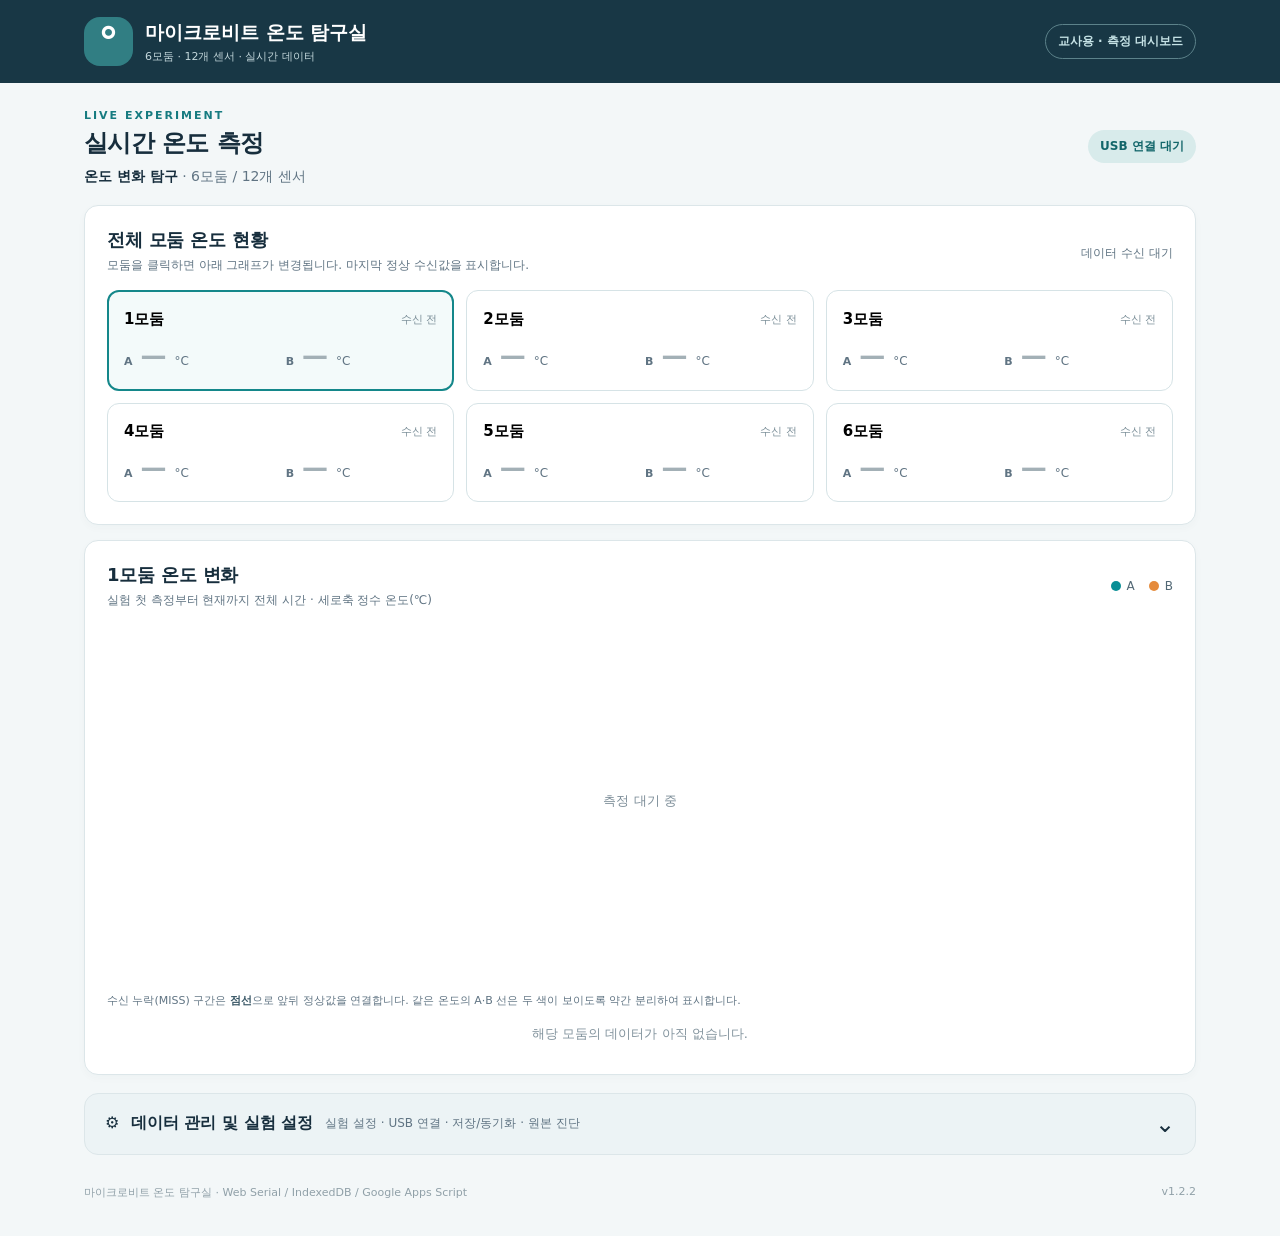
<file: index.html>
<!doctype html>
<html lang="ko">
<head>
  <meta charset="utf-8">
  <meta name="viewport" content="width=device-width, initial-scale=1">
  <meta name="theme-color" content="#132d40">
  <meta name="description" content="마이크로비트 6모둠 온도 측정과 공유 대시보드">
  <title>마이크로비트 온도 탐구실</title>
  <link rel="stylesheet" href="./style.css?v=1.2.2">
  <script src="./config.js?v=1.2.2"></script>
  <script defer src="./qr-local.js?v=1.2.2"></script>
  <script defer src="./app.js?v=1.2.2"></script>
</head>
<body>
  <header class="site-header">
    <div class="container header-inner">
      <div class="brand"><span class="brand-symbol">°</span><div><strong>마이크로비트 온도 탐구실</strong><small>6모둠 · 12개 센서 · 실시간 데이터</small></div></div>
      <span class="header-label">교사용 · 측정 대시보드</span>
    </div>
  </header>
  <main class="container">
    <div id="notice" class="notice hidden" role="status"></div>
    <section id="collect-view">
      <div class="hero hero-compact">
        <div><span class="eyebrow">LIVE EXPERIMENT</span><h1>실시간 온도 측정</h1>
          <p><strong id="active-experiment-name">온도 변화 탐구</strong> · 6모둠 / 12개 센서</p></div>
        <span class="chip" id="serial-badge">USB 연결 대기</span>
      </div>

      <section class="panel monitor-panel" aria-labelledby="groups-title">
        <div class="panel-head"><div><h2 id="groups-title">전체 모둠 온도 현황</h2><p class="muted small">모둠을 클릭하면 아래 그래프가 변경됩니다. 마지막 정상 수신값을 표시합니다.</p></div><span class="muted small" id="local-last-updated"></span></div>
        <div id="local-groups" class="group-grid"></div>
      </section>
      <section class="panel chart-panel" aria-labelledby="local-chart-title">
        <div class="panel-head"><div><h2 id="local-chart-title">1모둠 온도 변화</h2><p class="muted small">실험 첫 측정부터 현재까지 전체 시간 · 세로축 정수 온도(℃)</p></div><div class="legend"><span><i class="dot a"></i>A</span><span><i class="dot b"></i>B</span></div></div>
        <div class="chart-wrap"><canvas id="local-chart" aria-label="선택한 모둠의 전체 측정 기간 온도 그래프" role="img"></canvas></div>
        <p class="chart-note">수신 누락(MISS) 구간은 <strong>점선</strong>으로 앞뒤 정상값을 연결합니다. 같은 온도의 A·B 선은 두 색이 보이도록 약간 분리하여 표시합니다.</p>
        <div id="local-chart-empty" class="empty hidden">해당 모둠의 데이터가 아직 없습니다.</div>
      </section>

      <details class="manage-disclosure" id="data-management">
        <summary><span class="manage-title"><span aria-hidden="true">⚙</span> 데이터 관리 및 실험 설정</span><span class="muted manage-summary">실험 설정 · USB 연결 · 저장/동기화 · 원본 진단</span><span class="manage-caret" aria-hidden="true">⌄</span></summary>
        <div class="manage-content">
          <section class="panel setup-panel" aria-labelledby="setup-title"><div class="panel-head"><h2 id="setup-title">실험 정보 및 USB 연결</h2><span class="muted small" id="session-id-short"></span></div>
            <div class="setup-grid">
              <label>실험 이름<input id="experiment-name" type="text" maxlength="70" placeholder="예: 물의 온도 변화 탐구"></label>
              <label>교사/교실 구분(개인정보 제외)<input id="class-label" type="text" maxlength="50" placeholder="예: 과학실 A"></label>
              <label>이전 실험 불러오기<select id="local-sessions"><option value="">불러오는 중...</option></select></label>
              <button type="button" class="btn secondary" id="new-experiment">+ 새 실험 시작</button>
            </div>
            <div class="actions">
              <button type="button" class="btn primary" id="connect">USB 시리얼 연결</button>
              <button type="button" class="btn secondary" id="disconnect" disabled>연결 해제</button>
              <button type="button" class="btn secondary" id="save-details">실험 정보 저장</button>
              <button type="button" class="btn secondary" id="copy-link">학생용 링크 복사</button>
              <button type="button" class="btn secondary" id="show-qr">QR 코드 생성</button>
            </div>
            <p class="hint">PC 크롬/엣지에서 사용하세요. MakeCode 편집기 및 시리얼 콘솔의 WebUSB 연결을 해제한 후 교사용 마이크로비트를 선택하세요. 학생용 링크 및 QR 코드는 현재 선택한 실험에만 연결됩니다. 측정 결과는 구글 스프레드시트 동기화 이후 학생용 사이트에 표시됩니다.</p>
          </section>
          <section class="stat-row" aria-label="데이터 저장 현황">
            <div class="stat"><span>로컬 측정값</span><strong id="stat-total">0</strong></div>
            <div class="stat"><span>시트 동기화 완료</span><strong id="stat-synced">0</strong></div>
            <div class="stat"><span>동기화 대기</span><strong id="stat-pending">0</strong></div>
            <div class="stat"><span>최근 시리얼 수신</span><strong class="stat-time" id="stat-last">—</strong></div>
            <div class="stat"><span>의심값 보류</span><strong id="stat-anomalies">0</strong></div>
          </section>
          <section class="panel"><div class="panel-head"><div><h2>스프레드시트 동기화 및 백업</h2><p class="muted small">로컬 저장은 자동이며, 서버가 확인한 값만 동기화 완료로 처리합니다.</p></div><span id="sync-status" class="chip light">서버 미설정</span></div><div class="actions"><button type="button" class="btn primary" id="sync-now">구글 시트 동기화</button><button type="button" class="btn secondary" id="export-csv">현재 실험 CSV 백업</button><button type="button" class="btn secondary" id="storage-persist">로컬 저장 보호 요청</button><button type="button" class="btn secondary danger" id="delete-session">현재 실험 로컬 기록 삭제</button></div><p class="hint">인터넷 연결이 끊겨도 측정 기록은 이 PC의 IndexedDB에 저장됩니다. 브라우저의 사이트 데이터를 삭제하면 사라질 수 있으므로 CSV 백업을 권장합니다.</p></section>
          <section class="panel"><div class="panel-head"><div><h2>시리얼 원본 진단</h2><p class="muted small">교사용 마이크로비트의 REQ / RX / DATA / MISS 메시지를 확인합니다.</p></div><button type="button" class="btn secondary" id="copy-serial-log">원본 로그 복사</button></div>
            <label class="quality-toggle" for="quality-protection"><input type="checkbox" id="quality-protection" checked><span class="quality-copy"><strong>급격한 온도 변화 검증</strong><span class="muted quality-help">동일 장치의 이전 정상값에서 3분 이내 10℃ 넘게 달라지면 첫 값은 보류합니다. 다음 값도 비슷하면 정상으로 인정합니다. 실제로 온도를 급변시키는 수업이라면 체크를 해제하세요.</span></span></label>
            <pre id="serial-log" class="serial-console" aria-live="off">USB 시리얼 연결 후 원본 메시지가 표시됩니다.</pre>
            <div class="actions"><button type="button" class="btn secondary" id="export-anomalies">보류 기록 CSV 다운로드</button></div>
            <p class="hint">보류된 값은 원본과 함께 PC IndexedDB에 기록되며, 그래프와 구글 시트 동기화에서는 제외됩니다. 기존 저장값은 자동 삭제되지 않습니다.</p>
          </section>
          <section class="panel"><div class="panel-head"><h2>최근 수신 기록</h2><span class="muted small">최근 20건</span></div><div class="table-scroll"><table><thead><tr><th>수신 시각</th><th>장치</th><th>온도(℃)</th><th>스프레드시트</th></tr></thead><tbody id="local-history"><tr><td colspan="4">수집된 데이터가 없습니다.</td></tr></tbody></table></div></section>
        </div>
      </details>
    </section>
    <section id="share-view" class="hidden">
      <div class="hero"><div><span class="eyebrow">SHARED RESULTS</span><h1>모둠별 데이터 공유</h1><p>구글 스프레드시트에 업로드된 측정값을 확인합니다. 마이크로비트 연결은 필요하지 않습니다.</p></div><span class="chip" id="viewer-badge">공유 데이터</span></div>
      <section class="panel"><div class="panel-head"><h2>조회 설정</h2><span class="muted small">20초마다 자동 갱신</span></div><div class="viewer-controls"><label>실험 ID<input id="viewer-session" placeholder="공유 링크의 실험 ID" autocomplete="off"></label><label>상세 그래프 모둠<select id="viewer-group"><option value="1">1모둠</option><option value="2">2모둠</option><option value="3">3모둠</option><option value="4">4모둠</option><option value="5">5모둠</option><option value="6">6모둠</option></select></label><button type="button" class="btn primary" id="viewer-refresh">데이터 새로고침</button></div><p class="hint" id="viewer-updated">공유받은 링크로 들어오면 실험 ID가 자동 입력됩니다.</p></section>
      <section class="panel"><div class="panel-head"><h2>전체 모둠 현황</h2><span class="muted small">클릭하면 상세 그래프 변경</span></div><div id="cloud-groups" class="group-grid"></div></section>
      <section class="panel chart-panel"><div class="panel-head"><h2 id="cloud-chart-title">1모둠 온도 변화</h2><div class="legend"><span><i class="dot a"></i>A</span><span><i class="dot b"></i>B</span></div></div><div class="chart-wrap"><canvas id="cloud-chart" aria-label="공유 측정 결과 그래프" role="img"></canvas></div><p class="chart-note">누락 구간은 점선으로 연결하고, 같은 온도의 두 센서는 나란히 표시합니다.</p><div id="cloud-chart-empty" class="empty hidden">조회된 데이터가 없습니다.</div></section>
      <section class="panel"><div class="panel-head"><h2>최근 공유 데이터</h2><span class="muted small">선택한 모둠</span></div><div class="table-scroll"><table><thead><tr><th>수신 시각</th><th>장치</th><th>온도(°C)</th></tr></thead><tbody id="cloud-history"><tr><td colspan="3">조회된 데이터가 없습니다.</td></tr></tbody></table></div></section>
    </section>
  </main>
  <dialog id="student-qr-dialog" class="qr-dialog" aria-labelledby="qr-dialog-title" aria-describedby="qr-dialog-description">
    <div class="qr-dialog-header">
      <div><h2 id="qr-dialog-title">학생용 데이터 조회 QR 코드</h2>
        <p id="qr-dialog-description" class="muted small">스캔하면 현재 선택한 실험의 학생용 조회 화면으로 이동합니다.</p></div>
      <button type="button" class="qr-close" id="qr-close" aria-label="팝업 닫기">×</button>
    </div>
    <div class="qr-canvas-frame"><canvas id="qr-canvas" role="img" aria-label="학생용 조회 페이지 QR 코드"></canvas></div>
    <p class="qr-session-name" id="qr-session-name"></p>
    <a id="qr-link-preview" class="qr-link-preview" target="_blank" rel="noopener noreferrer"></a>
    <p id="qr-feedback" class="qr-feedback" role="status" aria-live="polite"></p>
    <div class="actions qr-actions">
      <button type="button" class="btn primary" id="qr-copy">학생용 링크 복사</button>
      <button type="button" class="btn secondary" id="qr-download">QR 이미지 저장</button>
      <button type="button" class="btn secondary" id="qr-close-bottom">닫기</button>
    </div>
  </dialog>
  <footer class="container footer">마이크로비트 온도 탐구실 · Web Serial / IndexedDB / Google Apps Script <span id="footer-version">v1.2.2</span></footer>
</body>
</html>
</file>
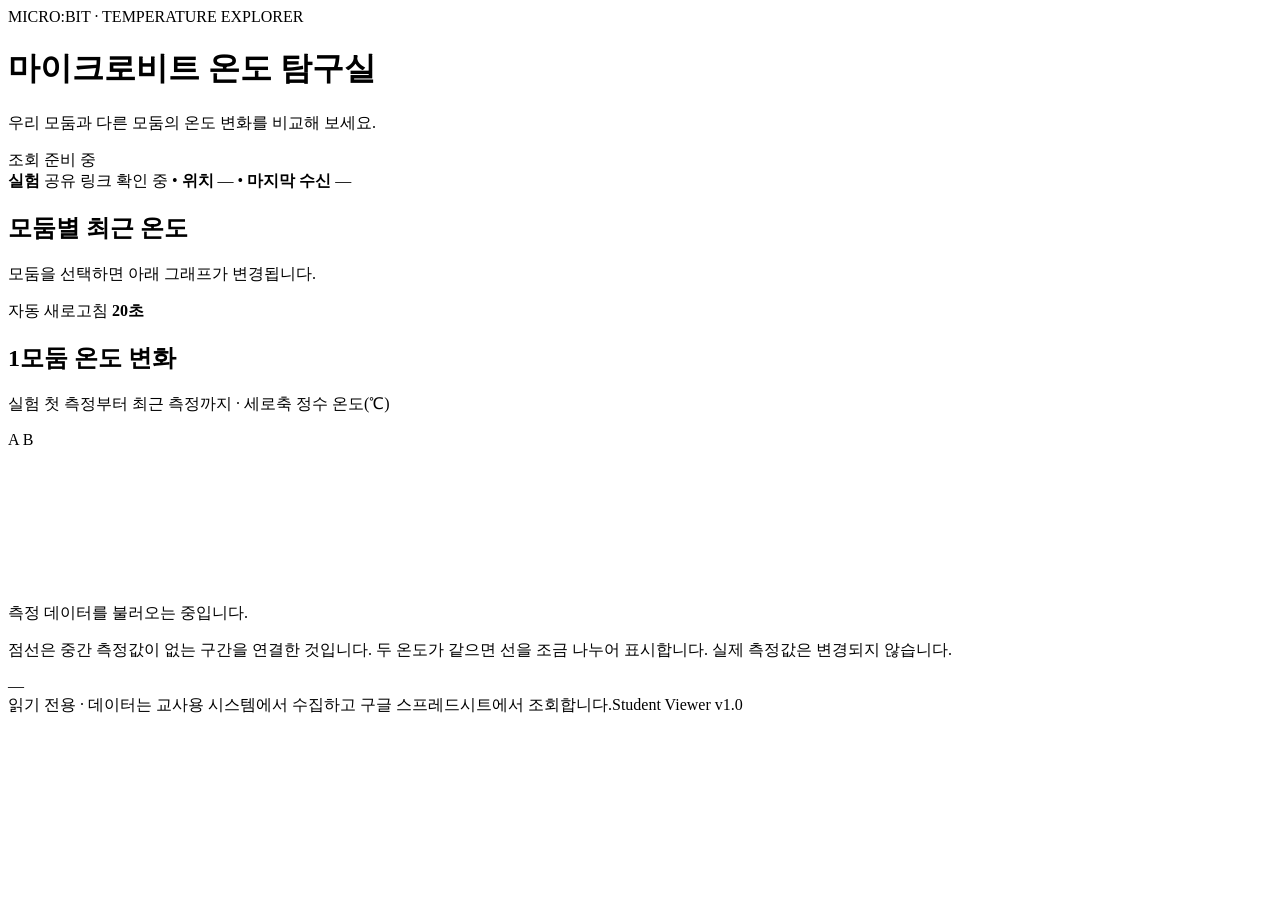
<file: apps-script_student/Index.html>
<!DOCTYPE html>
<html lang="ko">
<head>
  <meta charset="UTF-8">
  <base target="_top">
  <?!= include_('Styles'); ?>
</head>
<body data-session="<?= sessionId ?>" data-group="<?= initialGroup ?>">
  <main class="layout">
    <header class="masthead">
      <div class="eyebrow">MICRO:BIT · TEMPERATURE EXPLORER</div>
      <div class="head-flex">
        <div>
          <h1>마이크로비트 온도 탐구실</h1>
          <p class="sub">우리 모둠과 다른 모둠의 온도 변화를 비교해 보세요.</p>
        </div>
        <div id="connection-status" class="live-state" role="status"><span class="pulse"></span><span id="status-text">조회 준비 중</span></div>
      </div>
      <div class="meta-line">
        <span><strong>실험</strong> <span id="experiment-name">공유 링크 확인 중</span></span>
        <span class="meta-sep">•</span>
        <span><strong>위치</strong> <span id="class-label">—</span></span>
        <span class="meta-sep">•</span>
        <span><strong>마지막 수신</strong> <span id="last-measured-at">—</span></span>
      </div>
    </header>

    <section class="section" aria-labelledby="overview-title">
      <div class="section-head">
        <div>
          <h2 id="overview-title">모둠별 최근 온도</h2>
          <p class="helper">모둠을 선택하면 아래 그래프가 변경됩니다.</p>
        </div>
        <div class="updated">자동 새로고침 <strong>20초</strong></div>
      </div>
      <div class="group-grid" id="group-grid" aria-live="polite"></div>
    </section>

    <section class="section chart-section" aria-labelledby="chart-title">
      <div class="section-head chart-head">
        <div>
          <h2 id="chart-title"><span id="selected-group-title">1</span>모둠 온도 변화</h2>
          <p class="helper">실험 첫 측정부터 최근 측정까지 · 세로축 정수 온도(℃)</p>
        </div>
        <div class="legend" aria-label="그래프 범례">
          <span><i class="legend-dot teal"></i>A</span>
          <span><i class="legend-dot orange"></i>B</span>
        </div>
      </div>
      <div class="chart-wrap">
        <canvas id="temperature-chart" role="img" aria-label="선택한 모둠의 A와 B 온도 변화 그래프"></canvas>
        <div class="chart-empty" id="chart-empty">측정 데이터를 불러오는 중입니다.</div>
      </div>
      <p class="chart-hint">점선은 중간 측정값이 없는 구간을 연결한 것입니다. 두 온도가 같으면 선을 조금 나누어 표시합니다. 실제 측정값은 변경되지 않습니다.</p>
      <div class="summary-line" id="summary-line" aria-live="polite">—</div>
    </section>

    <div id="feedback" class="feedback" role="status" aria-live="polite"></div>
    <footer class="footer">읽기 전용 · 데이터는 교사용 시스템에서 수집하고 구글 스프레드시트에서 조회합니다.<span>Student Viewer v1.0</span></footer>
  </main>
  <?!= include_('Script'); ?>
</body>
</html>
</file>
<file: style.css>
:root{color-scheme:light;--ink:#172e3d;--muted:#607483;--line:#dce6e9;--bg:#f3f7f8;--card:#fff;--accent:#127d82;--dark:#183745;--a:#098e95;--b:#e58b3c;--danger:#b34b4b}*{box-sizing:border-box}html{font-family:Pretendard,"Noto Sans KR",system-ui,-apple-system,Arial,sans-serif;color:var(--ink);background:var(--bg)}body{margin:0}.container{max-width:1160px;margin:auto;padding-left:24px;padding-right:24px}.site-header{background:var(--dark);color:white}.header-inner{display:flex;justify-content:space-between;align-items:center;gap:15px;min-height:83px}.brand{display:flex;align-items:center;gap:12px}.brand-symbol{display:grid;place-items:center;background:#317e83;border-radius:16px;font-weight:700;font-size:41px;width:49px;height:49px}.brand strong{display:block;font-size:19px}.brand small{display:block;font-size:11px;margin-top:3px;color:#c4d8dc}.nav{display:flex;gap:6px}.tab{font-size:14px;border:none;background:transparent;color:#cadde0;padding:12px 17px;cursor:pointer;border-radius:9px}.tab:hover,.tab.active{background:#325461;color:#fff}.hero{display:flex;align-items:center;justify-content:space-between;gap:18px;padding:31px 0 18px}.hero h1{font-size:27px;margin:5px 0 8px;letter-spacing:-.6px}.hero p{margin:0;color:var(--muted);font-size:14px;line-height:1.65}.eyebrow{color:#167b80;font-size:11px;font-weight:800;letter-spacing:2px}.chip{border-radius:999px;background:#d8ebeb;color:#12666a;font-size:12px;padding:8px 12px;white-space:nowrap;font-weight:700}.chip.light{background:#f0f5f6;color:#506775}.panel{background:var(--card);border:1px solid var(--line);border-radius:14px;padding:22px;margin:15px 0;box-shadow:0 3px 9px #15374a07}.panel h2{font-size:18px;margin:0;letter-spacing:-.2px}.panel-head{display:flex;align-items:center;justify-content:space-between;gap:12px;margin-bottom:16px}.muted{color:var(--muted)}.small{font-size:12px;margin:5px 0 0}.setup-grid{display:grid;grid-template-columns:1fr 1fr 1fr auto;align-items:end;gap:10px}.setup-grid label,.viewer-controls label{display:flex;flex-direction:column;font-size:12px;font-weight:700;gap:7px;color:#465d6a}input,select{background:#fff;border:1px solid #cad8de;border-radius:9px;padding:11px 12px;min-width:0;width:100%;font:inherit;font-weight:400;color:#243d4a;outline-offset:2px}input:focus,select:focus{outline:2px solid #7cbabd}button{font:inherit}.btn{min-height:41px;padding:9px 16px;border-radius:9px;cursor:pointer;border:1px solid #cad9de;color:#294554;background:#fff;font-size:13px;font-weight:700}.btn:disabled{cursor:not-allowed;opacity:.42}.btn.primary{background:#127d82;border-color:#127d82;color:#fff}.btn.secondary:hover:not(:disabled){background:#eef5f6}.btn.primary:hover:not(:disabled){background:#10666c}.btn.danger{color:#a34242}.actions{display:flex;flex-wrap:wrap;gap:9px;margin-top:15px}.hint{font-size:12px;line-height:1.7;color:#70818b;margin:12px 0 0}.stat-row{display:grid;grid-template-columns:repeat(4,1fr);gap:12px;margin:15px 0}.stat{background:#fff;border:1px solid var(--line);border-radius:14px;padding:18px 20px;display:flex;flex-direction:column;gap:6px}.stat span{font-size:12px;color:var(--muted)}.stat strong{font-size:27px;font-variant-numeric:tabular-nums}.stat strong.stat-time{font-size:18px}.group-grid{display:grid;grid-template-columns:repeat(3,1fr);gap:12px}.group-card{border:1px solid #d6e3e6;background:#fff;border-radius:12px;padding:16px;text-align:left;cursor:pointer;transition:.12s}.group-card:hover{border-color:#70afb3;transform:translateY(-1px)}.group-card.selected{border:2px solid #14878a;background:#f3fafa;padding:15px}.group-card .row{display:flex;align-items:center;justify-content:space-between}.group-name{font-size:15px;font-weight:800}.recent{font-size:11px;color:#788c96}.sensors{display:flex;gap:10px;margin-top:16px}.sensor{display:flex;gap:8px;align-items:baseline;width:50%}.sensor b{font-size:11px;color:var(--muted)}.sensor strong{font-size:21px;font-variant-numeric:tabular-nums}.sensor strong.none{color:#a3b0b6}.sensor small{font-size:12px;color:var(--muted)}.chart-panel{padding-bottom:16px}.chart-wrap{width:100%;height:315px;position:relative}.chart-wrap canvas{width:100%;height:100%;display:block}.legend{display:flex;gap:14px;font-size:12px;color:#526875}.legend span{display:flex;align-items:center;gap:6px}.dot{display:inline-block;width:10px;height:10px;border-radius:50%}.dot.a{background:var(--a)}.dot.b{background:var(--b)}.empty{text-align:center;padding:15px;color:#82939d;font-size:13px}.viewer-controls{display:grid;grid-template-columns:2fr 1fr auto;align-items:end;gap:10px}.viewer-controls .btn{white-space:nowrap}.table-scroll{overflow-x:auto}table{width:100%;border-collapse:collapse;font-size:13px;text-align:left}th{background:#f6f9fa;color:#677d89;font-size:12px}th,td{padding:11px 12px;border-bottom:1px solid #edf1f3}tbody tr:last-child td{border-bottom:0}.notice{margin-top:17px;padding:12px 15px;border:1px solid #a8d2d0;background:#e5f3f2;color:#235e62;border-radius:10px;font-size:13px;line-height:1.5}.notice.error{color:#974040;background:#fff0ef;border-color:#f0c8c8}.hidden{display:none!important}.footer{padding-top:24px;padding-bottom:36px;font-size:11px;color:#90a0a8;display:flex;justify-content:space-between}@media(max-width:850px){.setup-grid{grid-template-columns:1fr 1fr}.viewer-controls{grid-template-columns:1fr 1fr}.viewer-controls .btn{grid-column:span 2}.group-grid{grid-template-columns:repeat(2,1fr)}}@media(max-width:600px){.container{padding-left:14px;padding-right:14px}.header-inner{display:block;padding-top:16px;padding-bottom:12px}.nav{margin-top:12px}.brand strong{font-size:15px}.hero{align-items:flex-start;flex-direction:column;padding-top:22px}.hero h1{font-size:22px}.panel{padding:15px}.stat-row{grid-template-columns:1fr 1fr;gap:8px}.stat{padding:14px}.stat strong{font-size:23px}.setup-grid,.viewer-controls{grid-template-columns:1fr}.viewer-controls .btn{grid-column:1}.group-grid{gap:8px}.group-card{padding:10px}.group-card.selected{padding:9px}.sensors{gap:2px}.sensor{gap:4px}.sensor strong{font-size:17px}.sensor small{font-size:9px}.chart-wrap{height:255px}.panel-head{align-items:flex-start}.footer{flex-direction:column;gap:6px}}

/* v1.1 serial diagnostic console and cautious outlier protection */
.serial-console{max-height:250px;min-height:125px;overflow:auto;white-space:pre-wrap;overflow-wrap:anywhere;background:#0f2330;color:#d8eff3;padding:15px 18px;border-radius:12px;font:13px/1.65 ui-monospace,SFMono-Regular,Consolas,monospace}
.quality-toggle{display:flex;align-items:flex-start;gap:8px;margin:8px 0 12px;color:#304b5c;font-size:13px;line-height:1.65}
.quality-toggle input{margin-top:5px;flex-shrink:0}

/* v1.2 classroom-first teacher screen */
.header-label{font-size:12px;font-weight:700;color:#c6e3e6;border:1px solid #5c828a;padding:8px 12px;border-radius:999px;white-space:nowrap}
.hero-compact{padding-top:21px;padding-bottom:5px}.hero-compact h1{font-size:24px;margin:4px 0 6px}.hero-compact p strong{color:var(--ink)}
.monitor-panel{margin-top:12px}.monitor-panel .group-card{padding-top:18px;padding-bottom:18px}.monitor-panel .sensors{margin-top:12px}.monitor-panel .sensor strong{font-size:26px}
.chart-panel .chart-wrap{height:360px}
.manage-disclosure{border:1px solid var(--line);background:#ecf3f5;border-radius:14px;margin:18px 0 6px;overflow:hidden}
.manage-disclosure>summary{display:flex;align-items:center;gap:12px;padding:18px 20px;cursor:pointer;list-style:none}
.manage-disclosure>summary::-webkit-details-marker{display:none}
.manage-disclosure>summary:focus-visible{outline:3px solid #5eaab0;outline-offset:-3px}
.manage-title{font-size:16px;font-weight:800;white-space:nowrap}.manage-title span{margin-right:6px}
.manage-summary{font-size:12px;flex:1}.manage-caret{font-size:24px;line-height:1;transition:transform .15s}
.manage-disclosure[open] .manage-caret{transform:rotate(180deg)}
.manage-content{padding:0 14px 14px}.manage-content>.panel{margin:12px 0}
.manage-content .stat-row{grid-template-columns:repeat(5,minmax(0,1fr));margin:12px 0}
.manage-content .stat{padding:14px}.manage-content .stat strong{font-size:23px}
/* Checkbox must not inherit input width:100% from generic forms. */
.quality-toggle{display:flex;align-items:flex-start;gap:12px;max-width:100%;padding:14px;border:1px solid #dce7ea;border-radius:12px;background:#f6fafb;cursor:pointer;overflow-wrap:anywhere}
.quality-toggle input[type="checkbox"]{box-sizing:border-box!important;appearance:auto!important;width:18px!important;height:18px!important;min-width:18px!important;max-width:18px!important;padding:0!important;margin:2px 0 0!important;flex:0 0 18px!important;accent-color:#127d82}
.quality-copy{display:flex;flex-direction:column;gap:4px;min-width:0;flex:1;font-weight:normal}.quality-copy strong{font-size:13px}.quality-help{font-size:12px;line-height:1.65}
@media(max-width:850px){.manage-content .stat-row{grid-template-columns:repeat(3,minmax(0,1fr))}}
@media(max-width:600px){.header-inner{display:flex;align-items:center}.header-label{font-size:10px;padding:7px}.brand-symbol{width:39px;height:39px;font-size:30px}.brand strong{font-size:14px}.hero-compact h1{font-size:21px}.monitor-panel .sensor strong{font-size:20px}.chart-panel .chart-wrap{height:295px}.manage-disclosure>summary{flex-wrap:wrap;padding:15px}.manage-summary{flex-basis:100%;order:3}.manage-caret{margin-left:auto}.manage-content{padding:0 8px 8px}.manage-content .stat-row{grid-template-columns:repeat(2,minmax(0,1fr))}}

/* v1.2.1 graph guidance without crowding classroom display */
.chart-note{margin:7px 0 0;color:var(--muted);font-size:11px;line-height:1.6}.chart-note strong{color:#395766}


/* v1.2.2 student viewer QR modal: works on desktop and classroom projection */
.qr-dialog{box-sizing:border-box;width:min(94vw,480px);max-height:min(92vh,760px);overflow-y:auto;border:1px solid #d2e3e7;border-radius:18px;padding:22px;background:#fff;color:var(--ink);box-shadow:0 22px 70px #122f4055}
.qr-dialog::backdrop{background:rgba(15,35,48,.62)}
.qr-dialog-header{display:flex;align-items:flex-start;justify-content:space-between;gap:14px}
.qr-dialog-header h2{font-size:20px;line-height:1.45;margin:0 0 5px}
.qr-dialog-header p{line-height:1.6}
.qr-close{flex:0 0 34px;width:34px;height:34px;border:1px solid #d3e0e3;border-radius:8px;background:#f7fafb;font-size:26px;cursor:pointer;line-height:1;color:#435b67}
.qr-close:hover{background:#e7f1f3}
.qr-canvas-frame{display:flex;justify-content:center;align-items:center;margin:18px auto 10px;padding:12px;width:min(100%,340px);aspect-ratio:1;background:#fff;border:1px solid #e0e9ed;border-radius:13px}
.qr-canvas-frame canvas{display:block;width:100%;height:auto;image-rendering:pixelated}
.qr-session-name{text-align:center;font-weight:800;margin:8px 0 6px;font-size:15px;overflow-wrap:anywhere}
.qr-link-preview{display:block;word-break:break-all;font-size:11px;line-height:1.65;color:#167b80;text-decoration:underline;margin:8px 0 18px}
.qr-actions{justify-content:center;margin-top:0}
@media(max-width:600px){.qr-dialog{padding:16px}.qr-dialog-header h2{font-size:17px}.qr-actions .btn{flex:1 0 43%}}

.qr-feedback{min-height:1.4em;margin:0 0 10px;text-align:center;color:#176d70;font-size:12px;font-weight:700}
</file>
